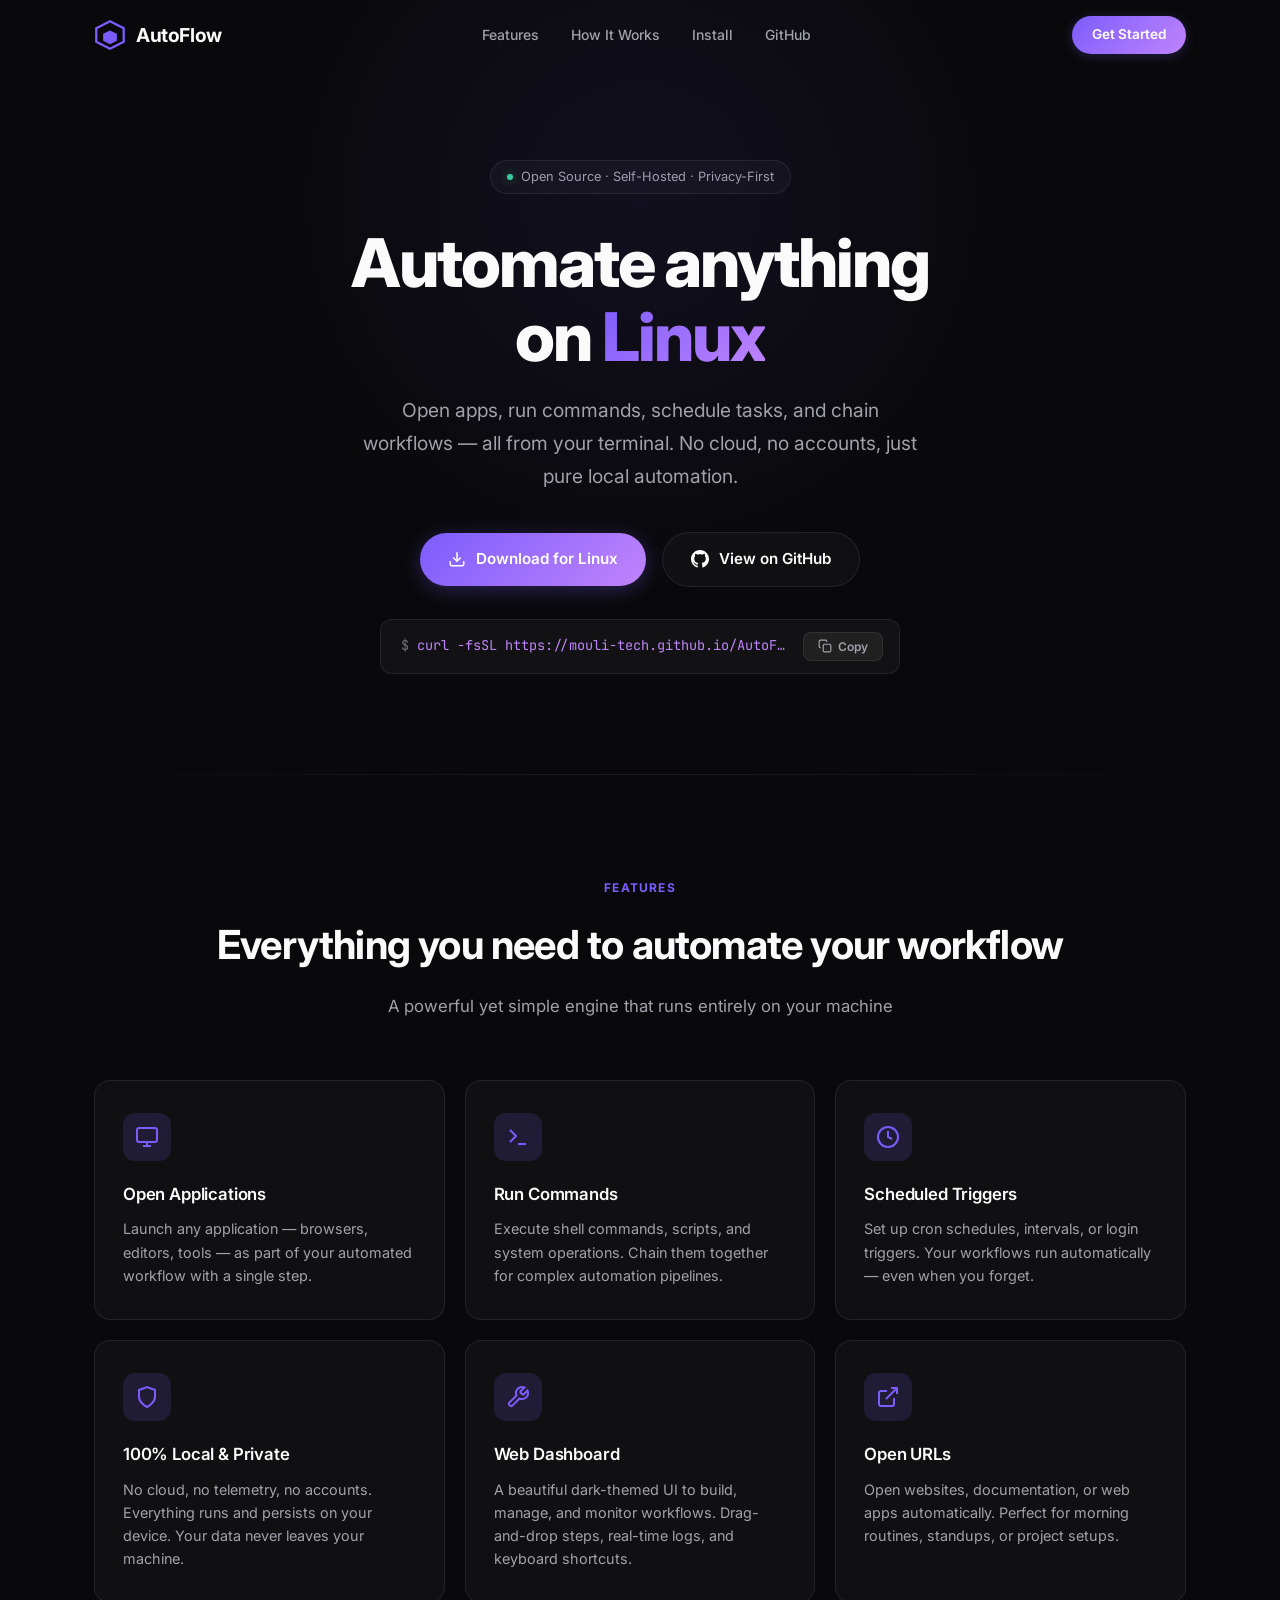
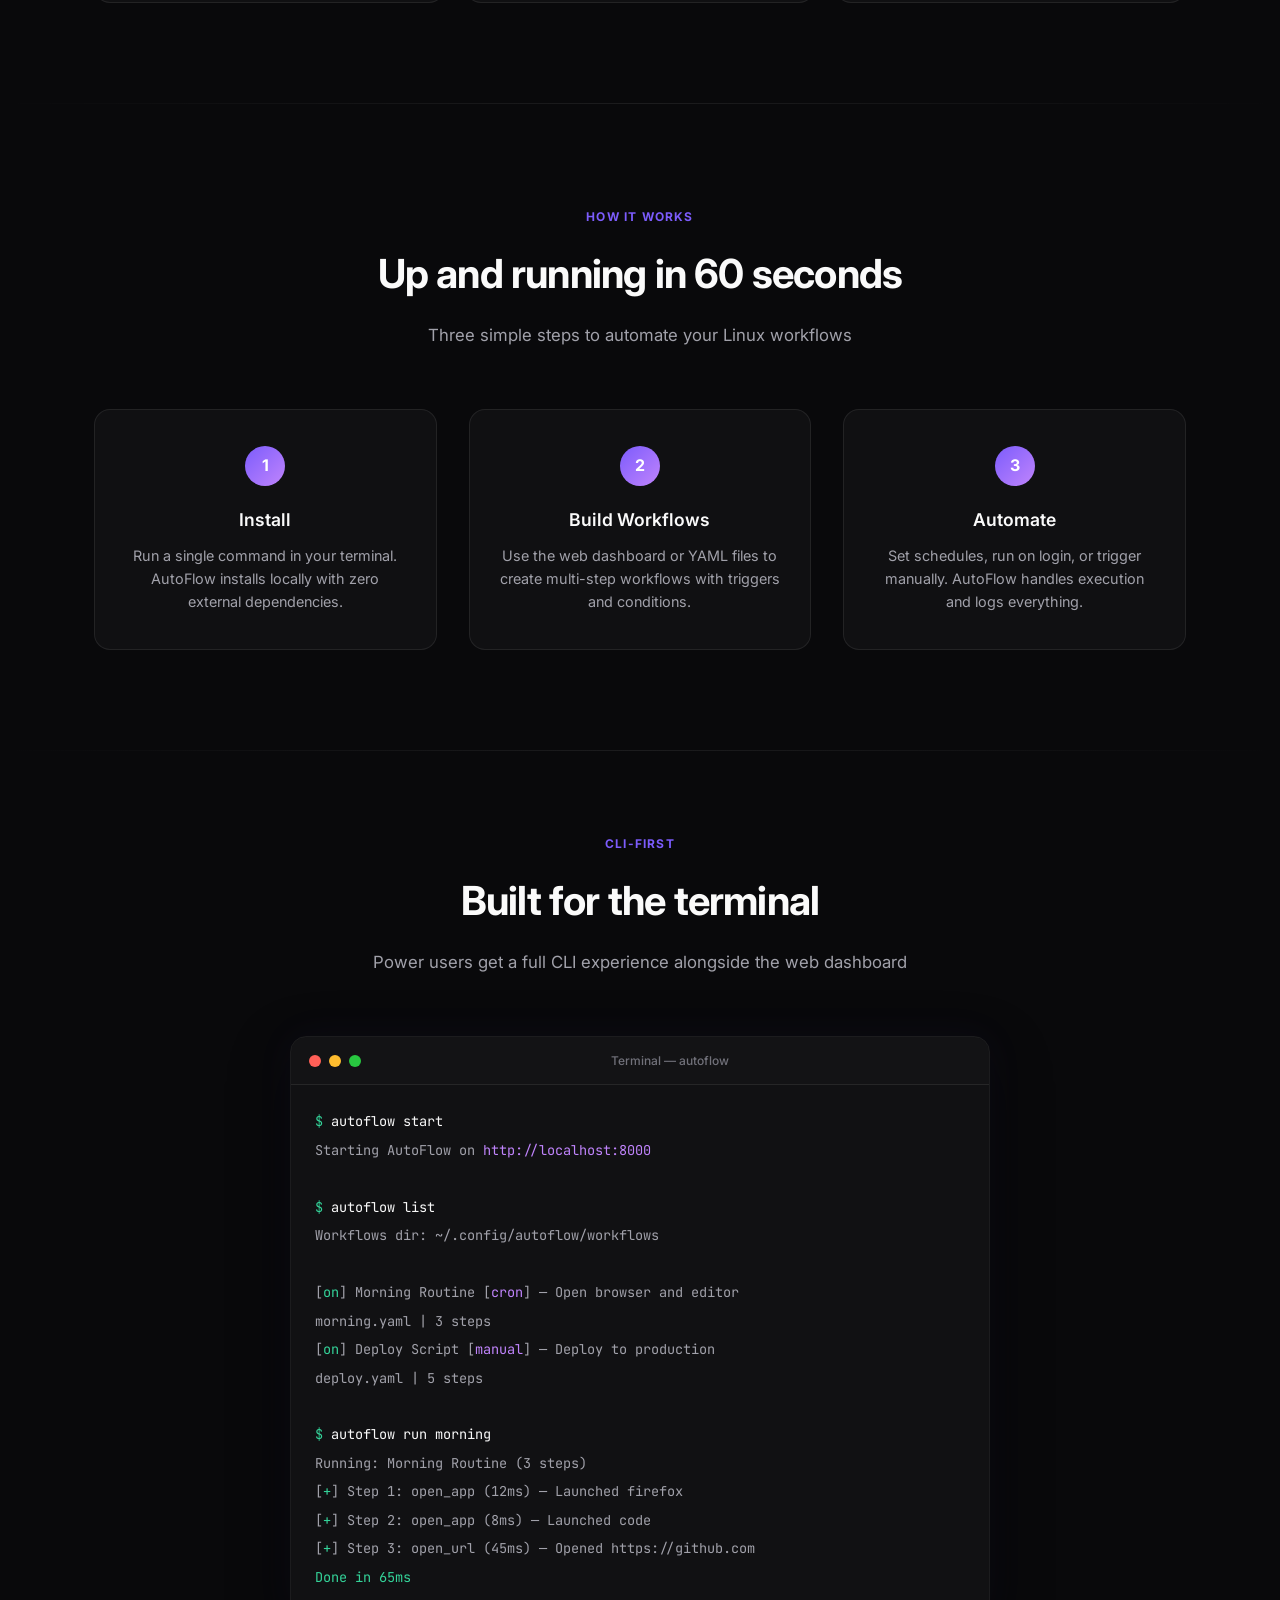
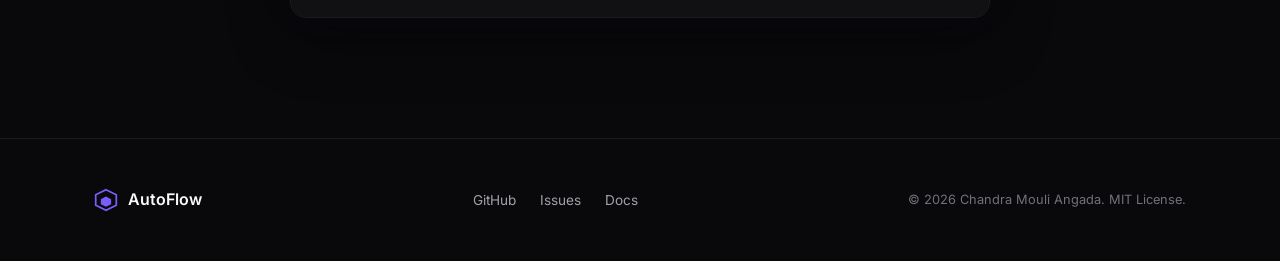
<file: docs/index.html>
<!DOCTYPE html>
<html lang="en">
<head>
    <meta charset="UTF-8">
    <meta name="viewport" content="width=device-width, initial-scale=1.0">
    <title>AutoFlow — Workflow Automation for Linux</title>
    <meta name="description" content="Automate your daily workflows on Linux. Open apps, run commands, schedule tasks — all from your terminal. Self-hosted, privacy-first, zero cloud dependency.">
    <link rel="preconnect" href="https://fonts.googleapis.com">
    <link rel="preconnect" href="https://fonts.gstatic.com" crossorigin>
    <link href="https://fonts.googleapis.com/css2?family=Inter:wght@400;500;600;700;800&family=JetBrains+Mono:wght@400;500&display=swap" rel="stylesheet">
    <link rel="stylesheet" href="style.css">
    <link rel="icon" type="image/svg+xml" href="data:image/svg+xml,<svg xmlns='http://www.w3.org/2000/svg' viewBox='0 0 100 100'><text y='.9em' font-size='90'>⚡</text></svg>">
</head>
<body>

    <!-- Navbar -->
    <nav class="navbar" id="navbar">
        <div class="container">
            <a href="#" class="nav-logo">
                <svg width="28" height="28" viewBox="0 0 28 28" fill="none">
                    <path d="M14 2L26 8V20L14 26L2 20V8L14 2Z" stroke="url(#logo-grad)" stroke-width="2" fill="none"/>
                    <path d="M14 10L20 13V19L14 22L8 19V13L14 10Z" fill="url(#logo-grad)"/>
                    <defs><linearGradient id="logo-grad" x1="2" y1="2" x2="26" y2="26"><stop offset="0%" stop-color="#7c5cfc"/><stop offset="100%" stop-color="#c084fc"/></linearGradient></defs>
                </svg>
                AutoFlow
            </a>
            <ul class="nav-links">
                <li><a href="#features">Features</a></li>
                <li><a href="#how-it-works">How It Works</a></li>
                <li><a href="#install">Install</a></li>
                <li><a href="https://github.com/mouli-tech/AutoFlow" target="_blank">GitHub</a></li>
            </ul>
            <a href="#install" class="nav-cta">Get Started</a>
            <button class="mobile-toggle" id="mobile-toggle" aria-label="Toggle menu">
                <svg width="24" height="24" viewBox="0 0 24 24" fill="none" stroke="currentColor" stroke-width="2"><line x1="3" y1="6" x2="21" y2="6"/><line x1="3" y1="12" x2="21" y2="12"/><line x1="3" y1="18" x2="21" y2="18"/></svg>
            </button>
        </div>
    </nav>

    <!-- Hero -->
    <section class="hero" id="hero">
        <div class="container">
            <div class="hero-badge">
                <span class="dot"></span>
                Open Source · Self-Hosted · Privacy-First
            </div>
            <h1>Automate anything<br>on <span class="gradient-text">Linux</span></h1>
            <p>Open apps, run commands, schedule tasks, and chain workflows — all from your terminal. No cloud, no accounts, just pure local automation.</p>
            <div class="hero-actions">
                <a href="#install" class="btn-primary">
                    <svg width="18" height="18" viewBox="0 0 24 24" fill="none" stroke="currentColor" stroke-width="2"><path d="M21 15v4a2 2 0 01-2 2H5a2 2 0 01-2-2v-4"/><polyline points="7,10 12,15 17,10"/><line x1="12" y1="15" x2="12" y2="3"/></svg>
                    Download for Linux
                </a>
                <a href="https://github.com/mouli-tech/AutoFlow" target="_blank" class="btn-secondary">
                    <svg width="18" height="18" viewBox="0 0 24 24" fill="currentColor"><path d="M12 0c-6.626 0-12 5.373-12 12 0 5.302 3.438 9.8 8.207 11.387.599.111.793-.261.793-.577v-2.234c-3.338.726-4.033-1.416-4.033-1.416-.546-1.387-1.333-1.756-1.333-1.756-1.089-.745.083-.729.083-.729 1.205.084 1.839 1.237 1.839 1.237 1.07 1.834 2.807 1.304 3.492.997.107-.775.418-1.305.762-1.604-2.665-.305-5.467-1.334-5.467-5.931 0-1.311.469-2.381 1.236-3.221-.124-.303-.535-1.524.117-3.176 0 0 1.008-.322 3.301 1.23.957-.266 1.983-.399 3.003-.404 1.02.005 2.047.138 3.006.404 2.291-1.552 3.297-1.23 3.297-1.23.653 1.653.242 2.874.118 3.176.77.84 1.235 1.911 1.235 3.221 0 4.609-2.807 5.624-5.479 5.921.43.372.823 1.102.823 2.222v3.293c0 .319.192.694.801.576 4.765-1.589 8.199-6.086 8.199-11.386 0-6.627-5.373-12-12-12z"/></svg>
                    View on GitHub
                </a>
            </div>
            <div class="install-block" id="install">
                <code><span class="prefix">$ </span>curl -fsSL https://mouli-tech.github.io/AutoFlow/install.sh | bash</code>
                <button class="copy-btn" id="copy-btn" onclick="copyInstallCommand()">
                    <svg width="14" height="14" viewBox="0 0 24 24" fill="none" stroke="currentColor" stroke-width="2"><rect x="9" y="9" width="13" height="13" rx="2"/><path d="M5 15H4a2 2 0 01-2-2V4a2 2 0 012-2h9a2 2 0 012 2v1"/></svg>
                    Copy
                </button>
            </div>
        </div>
    </section>

    <!-- Features -->
    <section class="features" id="features">
        <div class="container">
            <div class="section-header fade-in">
                <span class="section-label">Features</span>
                <h2>Everything you need to automate your workflow</h2>
                <p>A powerful yet simple engine that runs entirely on your machine</p>
            </div>
            <div class="features-grid">
                <div class="feature-card fade-in">
                    <div class="feature-icon">
                        <svg width="24" height="24" viewBox="0 0 24 24" fill="none" stroke="currentColor" stroke-width="2"><rect x="2" y="3" width="20" height="14" rx="2"/><line x1="8" y1="21" x2="16" y2="21"/><line x1="12" y1="17" x2="12" y2="21"/></svg>
                    </div>
                    <h3>Open Applications</h3>
                    <p>Launch any application — browsers, editors, tools — as part of your automated workflow with a single step.</p>
                </div>
                <div class="feature-card fade-in">
                    <div class="feature-icon">
                        <svg width="24" height="24" viewBox="0 0 24 24" fill="none" stroke="currentColor" stroke-width="2"><polyline points="4,17 10,11 4,5"/><line x1="12" y1="19" x2="20" y2="19"/></svg>
                    </div>
                    <h3>Run Commands</h3>
                    <p>Execute shell commands, scripts, and system operations. Chain them together for complex automation pipelines.</p>
                </div>
                <div class="feature-card fade-in">
                    <div class="feature-icon">
                        <svg width="24" height="24" viewBox="0 0 24 24" fill="none" stroke="currentColor" stroke-width="2"><circle cx="12" cy="12" r="10"/><polyline points="12,6 12,12 16,14"/></svg>
                    </div>
                    <h3>Scheduled Triggers</h3>
                    <p>Set up cron schedules, intervals, or login triggers. Your workflows run automatically — even when you forget.</p>
                </div>
                <div class="feature-card fade-in">
                    <div class="feature-icon">
                        <svg width="24" height="24" viewBox="0 0 24 24" fill="none" stroke="currentColor" stroke-width="2"><path d="M12 22s8-4 8-10V5l-8-3-8 3v7c0 6 8 10 8 10z"/></svg>
                    </div>
                    <h3>100% Local & Private</h3>
                    <p>No cloud, no telemetry, no accounts. Everything runs and persists on your device. Your data never leaves your machine.</p>
                </div>
                <div class="feature-card fade-in">
                    <div class="feature-icon">
                        <svg width="24" height="24" viewBox="0 0 24 24" fill="none" stroke="currentColor" stroke-width="2"><path d="M14.7 6.3a1 1 0 000 1.4l1.6 1.6a1 1 0 001.4 0l3.77-3.77a6 6 0 01-7.94 7.94l-6.91 6.91a2.12 2.12 0 01-3-3l6.91-6.91a6 6 0 017.94-7.94l-3.76 3.76z"/></svg>
                    </div>
                    <h3>Web Dashboard</h3>
                    <p>A beautiful dark-themed UI to build, manage, and monitor workflows. Drag-and-drop steps, real-time logs, and keyboard shortcuts.</p>
                </div>
                <div class="feature-card fade-in">
                    <div class="feature-icon">
                        <svg width="24" height="24" viewBox="0 0 24 24" fill="none" stroke="currentColor" stroke-width="2"><path d="M18 13v6a2 2 0 01-2 2H5a2 2 0 01-2-2V8a2 2 0 012-2h6"/><polyline points="15,3 21,3 21,9"/><line x1="10" y1="14" x2="21" y2="3"/></svg>
                    </div>
                    <h3>Open URLs</h3>
                    <p>Open websites, documentation, or web apps automatically. Perfect for morning routines, standups, or project setups.</p>
                </div>
            </div>
        </div>
    </section>

    <!-- How It Works -->
    <section class="how-it-works" id="how-it-works">
        <div class="container">
            <div class="section-header fade-in">
                <span class="section-label">How It Works</span>
                <h2>Up and running in 60 seconds</h2>
                <p>Three simple steps to automate your Linux workflows</p>
            </div>
            <div class="steps-grid">
                <div class="step-card fade-in">
                    <div class="step-number">1</div>
                    <h3>Install</h3>
                    <p>Run a single command in your terminal. AutoFlow installs locally with zero external dependencies.</p>
                </div>
                <div class="step-card fade-in">
                    <div class="step-number">2</div>
                    <h3>Build Workflows</h3>
                    <p>Use the web dashboard or YAML files to create multi-step workflows with triggers and conditions.</p>
                </div>
                <div class="step-card fade-in">
                    <div class="step-number">3</div>
                    <h3>Automate</h3>
                    <p>Set schedules, run on login, or trigger manually. AutoFlow handles execution and logs everything.</p>
                </div>
            </div>
        </div>
    </section>

    <!-- Terminal Preview -->
    <section class="terminal-section" id="terminal-preview">
        <div class="container">
            <div class="section-header fade-in">
                <span class="section-label">CLI-First</span>
                <h2>Built for the terminal</h2>
                <p>Power users get a full CLI experience alongside the web dashboard</p>
            </div>
            <div class="terminal-window fade-in">
                <div class="terminal-header">
                    <span class="terminal-dot red"></span>
                    <span class="terminal-dot yellow"></span>
                    <span class="terminal-dot green"></span>
                    <span class="terminal-title">Terminal — autoflow</span>
                </div>
                <div class="terminal-body" id="terminal-body">
                    <div class="terminal-line"><span class="prompt">$ </span><span class="command">autoflow start</span></div>
                    <div class="terminal-line"><span class="output">Starting AutoFlow on </span><span class="accent">http://localhost:8000</span></div>
                    <div class="terminal-line"><span class="output">&nbsp;</span></div>
                    <div class="terminal-line"><span class="prompt">$ </span><span class="command">autoflow list</span></div>
                    <div class="terminal-line"><span class="output">Workflows dir: ~/.config/autoflow/workflows</span></div>
                    <div class="terminal-line"><span class="output">&nbsp;</span></div>
                    <div class="terminal-line"><span class="output">  [</span><span class="success">on</span><span class="output">] Morning Routine [</span><span class="accent">cron</span><span class="output">] — Open browser and editor</span></div>
                    <div class="terminal-line"><span class="output">        morning.yaml | 3 steps</span></div>
                    <div class="terminal-line"><span class="output">  [</span><span class="success">on</span><span class="output">] Deploy Script [</span><span class="accent">manual</span><span class="output">] — Deploy to production</span></div>
                    <div class="terminal-line"><span class="output">        deploy.yaml | 5 steps</span></div>
                    <div class="terminal-line"><span class="output">&nbsp;</span></div>
                    <div class="terminal-line"><span class="prompt">$ </span><span class="command">autoflow run morning</span></div>
                    <div class="terminal-line"><span class="output">Running: Morning Routine (3 steps)</span></div>
                    <div class="terminal-line"><span class="output">  [</span><span class="success">+</span><span class="output">] Step 1: open_app (12ms) — Launched firefox</span></div>
                    <div class="terminal-line"><span class="output">  [</span><span class="success">+</span><span class="output">] Step 2: open_app (8ms) — Launched code</span></div>
                    <div class="terminal-line"><span class="output">  [</span><span class="success">+</span><span class="output">] Step 3: open_url (45ms) — Opened https://github.com</span></div>
                    <div class="terminal-line"><span class="success">Done in 65ms</span></div>
                </div>
            </div>
        </div>
    </section>

    <!-- Footer -->
    <footer class="footer">
        <div class="container">
            <div class="footer-logo">
                <svg width="28" height="28" viewBox="0 0 28 28" fill="none">
                    <path d="M14 2L26 8V20L14 26L2 20V8L14 2Z" stroke="url(#logo-grad2)" stroke-width="2" fill="none"/>
                    <path d="M14 10L20 13V19L14 22L8 19V13L14 10Z" fill="url(#logo-grad2)"/>
                    <defs><linearGradient id="logo-grad2" x1="2" y1="2" x2="26" y2="26"><stop offset="0%" stop-color="#7c5cfc"/><stop offset="100%" stop-color="#c084fc"/></linearGradient></defs>
                </svg>
                AutoFlow
            </div>
            <ul class="footer-links">
                <li><a href="https://github.com/mouli-tech/AutoFlow" target="_blank">GitHub</a></li>
                <li><a href="https://github.com/mouli-tech/AutoFlow/issues" target="_blank">Issues</a></li>
                <li><a href="https://github.com/mouli-tech/AutoFlow/blob/main/README.md" target="_blank">Docs</a></li>
            </ul>
            <span class="footer-copy">© 2026 Chandra Mouli Angada. MIT License.</span>
        </div>
    </footer>

    <script src="script.js"></script>
</body>
</html>
</file>
<file: docs/style.css>
/* ===== AutoFlow Landing Page Styles ===== */

/* --- Reset & Base --- */
*, *::before, *::after { margin: 0; padding: 0; box-sizing: border-box; }

:root {
    --bg-primary: #09090b;
    --bg-secondary: #111113;
    --bg-card: rgba(255, 255, 255, 0.03);
    --bg-card-hover: rgba(255, 255, 255, 0.06);
    --border: rgba(255, 255, 255, 0.08);
    --border-hover: rgba(255, 255, 255, 0.15);
    --accent: #7c5cfc;
    --accent-secondary: #c084fc;
    --accent-gradient: linear-gradient(135deg, #7c5cfc, #c084fc);
    --accent-glow: rgba(124, 92, 252, 0.15);
    --text-primary: #fafafa;
    --text-secondary: #a1a1aa;
    --text-muted: #71717a;
    --success: #34d399;
    --radius-sm: 8px;
    --radius-md: 12px;
    --radius-lg: 16px;
    --radius-xl: 24px;
    --font: 'Inter', -apple-system, BlinkMacSystemFont, 'Segoe UI', sans-serif;
    --transition: 0.25s cubic-bezier(0.4, 0, 0.2, 1);
}

html {
    scroll-behavior: smooth;
    -webkit-font-smoothing: antialiased;
    -moz-osx-font-smoothing: grayscale;
}

body {
    font-family: var(--font);
    background: var(--bg-primary);
    color: var(--text-primary);
    line-height: 1.6;
    overflow-x: hidden;
}

a { color: inherit; text-decoration: none; }

/* --- Utility --- */
.container {
    max-width: 1140px;
    margin: 0 auto;
    padding: 0 24px;
}

.gradient-text {
    background: var(--accent-gradient);
    -webkit-background-clip: text;
    -webkit-text-fill-color: transparent;
    background-clip: text;
}

/* --- Navbar --- */
.navbar {
    position: fixed;
    top: 0;
    left: 0;
    right: 0;
    z-index: 1000;
    padding: 16px 0;
    transition: all var(--transition);
    background: transparent;
}

.navbar.scrolled {
    background: rgba(9, 9, 11, 0.85);
    backdrop-filter: blur(20px);
    -webkit-backdrop-filter: blur(20px);
    border-bottom: 1px solid var(--border);
    padding: 12px 0;
}

.navbar .container {
    display: flex;
    align-items: center;
    justify-content: space-between;
}

.nav-logo {
    display: flex;
    align-items: center;
    gap: 10px;
    font-size: 1.2rem;
    font-weight: 700;
    letter-spacing: -0.02em;
}

.nav-logo svg {
    width: 32px;
    height: 32px;
}

.nav-links {
    display: flex;
    align-items: center;
    gap: 32px;
    list-style: none;
}

.nav-links a {
    font-size: 0.875rem;
    color: var(--text-secondary);
    transition: color var(--transition);
    font-weight: 500;
}

.nav-links a:hover { color: var(--text-primary); }

.nav-cta {
    padding: 8px 20px;
    background: var(--accent-gradient);
    border-radius: 100px;
    font-size: 0.85rem;
    font-weight: 600;
    color: white !important;
    transition: all var(--transition);
    box-shadow: 0 2px 12px rgba(124, 92, 252, 0.25);
}

.nav-cta:hover {
    box-shadow: 0 4px 20px rgba(124, 92, 252, 0.4);
    transform: translateY(-1px);
}

.mobile-toggle {
    display: none;
    background: none;
    border: none;
    color: var(--text-primary);
    cursor: pointer;
}

/* --- Hero --- */
.hero {
    position: relative;
    padding: 160px 0 100px;
    text-align: center;
    overflow: hidden;
}

.hero::before {
    content: '';
    position: absolute;
    top: -200px;
    left: 50%;
    transform: translateX(-50%);
    width: 800px;
    height: 800px;
    background: radial-gradient(circle, rgba(124, 92, 252, 0.08) 0%, transparent 70%);
    pointer-events: none;
}

.hero-badge {
    display: inline-flex;
    align-items: center;
    gap: 8px;
    padding: 6px 16px;
    background: var(--bg-card);
    border: 1px solid var(--border);
    border-radius: 100px;
    font-size: 0.8rem;
    color: var(--text-secondary);
    margin-bottom: 32px;
    animation: fadeInUp 0.6s ease-out;
}

.hero-badge .dot {
    width: 6px;
    height: 6px;
    border-radius: 50%;
    background: var(--success);
    box-shadow: 0 0 8px rgba(52, 211, 153, 0.5);
}

.hero h1 {
    font-size: clamp(2.5rem, 6vw, 4.2rem);
    font-weight: 800;
    line-height: 1.1;
    letter-spacing: -0.03em;
    margin-bottom: 20px;
    animation: fadeInUp 0.6s ease-out 0.1s both;
}

.hero p {
    font-size: clamp(1rem, 2vw, 1.2rem);
    color: var(--text-secondary);
    max-width: 560px;
    margin: 0 auto 40px;
    line-height: 1.7;
    animation: fadeInUp 0.6s ease-out 0.2s both;
}

.hero-actions {
    display: flex;
    align-items: center;
    justify-content: center;
    gap: 16px;
    flex-wrap: wrap;
    animation: fadeInUp 0.6s ease-out 0.3s both;
}

.btn-primary {
    display: inline-flex;
    align-items: center;
    gap: 10px;
    padding: 14px 28px;
    background: var(--accent-gradient);
    border: none;
    border-radius: 100px;
    color: white;
    font-size: 0.95rem;
    font-weight: 600;
    font-family: var(--font);
    cursor: pointer;
    transition: all var(--transition);
    box-shadow: 0 4px 20px rgba(124, 92, 252, 0.3);
}

.btn-primary:hover {
    box-shadow: 0 6px 30px rgba(124, 92, 252, 0.45);
    transform: translateY(-2px);
}

.btn-secondary {
    display: inline-flex;
    align-items: center;
    gap: 10px;
    padding: 14px 28px;
    background: var(--bg-card);
    border: 1px solid var(--border);
    border-radius: 100px;
    color: var(--text-primary);
    font-size: 0.95rem;
    font-weight: 600;
    font-family: var(--font);
    cursor: pointer;
    transition: all var(--transition);
}

.btn-secondary:hover {
    background: var(--bg-card-hover);
    border-color: var(--border-hover);
    transform: translateY(-2px);
}

/* --- Install Block --- */
.install-block {
    display: flex;
    align-items: center;
    gap: 12px;
    margin: 32px auto 0;
    max-width: 520px;
    padding: 12px 16px 12px 20px;
    background: rgba(255, 255, 255, 0.04);
    border: 1px solid var(--border);
    border-radius: var(--radius-md);
    animation: fadeInUp 0.6s ease-out 0.4s both;
}

.install-block code {
    flex: 1;
    font-family: 'JetBrains Mono', 'Fira Code', 'SF Mono', monospace;
    font-size: 0.85rem;
    color: var(--accent-secondary);
    user-select: all;
    white-space: nowrap;
    overflow: hidden;
    text-overflow: ellipsis;
}

.install-block .prefix {
    color: var(--text-muted);
    user-select: none;
}

.copy-btn {
    display: flex;
    align-items: center;
    gap: 6px;
    padding: 6px 14px;
    background: rgba(255, 255, 255, 0.06);
    border: 1px solid var(--border);
    border-radius: var(--radius-sm);
    color: var(--text-secondary);
    font-size: 0.75rem;
    font-weight: 600;
    font-family: var(--font);
    cursor: pointer;
    transition: all var(--transition);
    white-space: nowrap;
}

.copy-btn:hover {
    background: rgba(255, 255, 255, 0.1);
    color: var(--text-primary);
}

.copy-btn.copied {
    color: var(--success);
    border-color: rgba(52, 211, 153, 0.3);
}

/* --- Features --- */
.features {
    padding: 100px 0;
    position: relative;
}

.features::before {
    content: '';
    position: absolute;
    top: 0;
    left: 0;
    right: 0;
    height: 1px;
    background: linear-gradient(90deg, transparent, var(--border), transparent);
}

.section-header {
    text-align: center;
    margin-bottom: 60px;
}

.section-label {
    display: inline-block;
    font-size: 0.75rem;
    font-weight: 700;
    text-transform: uppercase;
    letter-spacing: 0.1em;
    color: var(--accent);
    margin-bottom: 16px;
}

.section-header h2 {
    font-size: clamp(1.8rem, 4vw, 2.5rem);
    font-weight: 700;
    letter-spacing: -0.02em;
    margin-bottom: 16px;
}

.section-header p {
    font-size: 1.05rem;
    color: var(--text-secondary);
    max-width: 540px;
    margin: 0 auto;
}

.features-grid {
    display: grid;
    grid-template-columns: repeat(3, 1fr);
    gap: 20px;
}

.feature-card {
    padding: 32px 28px;
    background: var(--bg-card);
    border: 1px solid var(--border);
    border-radius: var(--radius-lg);
    transition: all var(--transition);
}

.feature-card:hover {
    background: var(--bg-card-hover);
    border-color: rgba(124, 92, 252, 0.2);
    transform: translateY(-4px);
    box-shadow: 0 8px 24px rgba(124, 92, 252, 0.08);
}

.feature-icon {
    width: 48px;
    height: 48px;
    display: flex;
    align-items: center;
    justify-content: center;
    background: var(--accent-glow);
    border-radius: var(--radius-md);
    margin-bottom: 20px;
    color: var(--accent);
}

.feature-card h3 {
    font-size: 1.05rem;
    font-weight: 600;
    margin-bottom: 10px;
    letter-spacing: -0.01em;
}

.feature-card p {
    font-size: 0.9rem;
    color: var(--text-secondary);
    line-height: 1.6;
}

/* --- How It Works --- */
.how-it-works {
    padding: 100px 0;
    position: relative;
}

.how-it-works::before {
    content: '';
    position: absolute;
    top: 0;
    left: 0;
    right: 0;
    height: 1px;
    background: linear-gradient(90deg, transparent, var(--border), transparent);
}

.steps-grid {
    display: grid;
    grid-template-columns: repeat(3, 1fr);
    gap: 32px;
    counter-reset: step;
}

.step-card {
    position: relative;
    padding: 36px 28px;
    background: var(--bg-card);
    border: 1px solid var(--border);
    border-radius: var(--radius-lg);
    text-align: center;
}

.step-number {
    display: inline-flex;
    align-items: center;
    justify-content: center;
    width: 40px;
    height: 40px;
    background: var(--accent-gradient);
    border-radius: 50%;
    font-size: 1rem;
    font-weight: 700;
    color: white;
    margin-bottom: 20px;
}

.step-card h3 {
    font-size: 1.1rem;
    font-weight: 600;
    margin-bottom: 10px;
}

.step-card p {
    font-size: 0.9rem;
    color: var(--text-secondary);
    line-height: 1.6;
}

/* --- Terminal Preview --- */
.terminal-section {
    padding: 80px 0 120px;
    position: relative;
}

.terminal-section::before {
    content: '';
    position: absolute;
    top: 0;
    left: 0;
    right: 0;
    height: 1px;
    background: linear-gradient(90deg, transparent, var(--border), transparent);
}

.terminal-window {
    max-width: 700px;
    margin: 0 auto;
    border-radius: var(--radius-lg);
    overflow: hidden;
    border: 1px solid var(--border);
    box-shadow: 0 20px 60px rgba(0, 0, 0, 0.4), 0 0 40px rgba(124, 92, 252, 0.05);
}

.terminal-header {
    display: flex;
    align-items: center;
    gap: 8px;
    padding: 14px 18px;
    background: rgba(255, 255, 255, 0.04);
    border-bottom: 1px solid var(--border);
}

.terminal-dot {
    width: 12px;
    height: 12px;
    border-radius: 50%;
}

.terminal-dot.red { background: #ff5f57; }
.terminal-dot.yellow { background: #febc2e; }
.terminal-dot.green { background: #28c840; }

.terminal-title {
    flex: 1;
    text-align: center;
    font-size: 0.75rem;
    color: var(--text-muted);
    font-weight: 500;
}

.terminal-body {
    padding: 24px;
    background: var(--bg-secondary);
    font-family: 'JetBrains Mono', 'Fira Code', 'SF Mono', monospace;
    font-size: 0.85rem;
    line-height: 1.8;
    min-height: 200px;
}

.terminal-line { margin-bottom: 4px; }
.terminal-line .prompt { color: var(--success); }
.terminal-line .command { color: var(--text-primary); }
.terminal-line .output { color: var(--text-secondary); }
.terminal-line .success { color: var(--success); }
.terminal-line .accent { color: var(--accent-secondary); }

/* --- Footer --- */
.footer {
    padding: 48px 0;
    border-top: 1px solid var(--border);
}

.footer .container {
    display: flex;
    align-items: center;
    justify-content: space-between;
    flex-wrap: wrap;
    gap: 20px;
}

.footer-logo {
    display: flex;
    align-items: center;
    gap: 10px;
    font-weight: 600;
    font-size: 1rem;
}

.footer-logo svg { width: 24px; height: 24px; }

.footer-links {
    display: flex;
    gap: 24px;
    list-style: none;
}

.footer-links a {
    font-size: 0.85rem;
    color: var(--text-secondary);
    transition: color var(--transition);
}

.footer-links a:hover { color: var(--text-primary); }

.footer-copy {
    font-size: 0.8rem;
    color: var(--text-muted);
}

/* --- Animations --- */
@keyframes fadeInUp {
    from { opacity: 0; transform: translateY(20px); }
    to { opacity: 1; transform: translateY(0); }
}

.fade-in {
    opacity: 0;
    transform: translateY(24px);
    transition: opacity 0.6s ease-out, transform 0.6s ease-out;
}

.fade-in.visible {
    opacity: 1;
    transform: translateY(0);
}

/* --- Responsive --- */
@media (max-width: 768px) {
    .nav-links { display: none; }
    .mobile-toggle { display: block; }

    .hero { padding: 120px 0 60px; }

    .features-grid, .steps-grid {
        grid-template-columns: 1fr;
        gap: 16px;
    }

    .install-block {
        flex-direction: column;
        text-align: center;
    }

    .install-block code {
        white-space: normal;
        word-break: break-all;
    }

    .footer .container {
        flex-direction: column;
        text-align: center;
    }
}

@media (max-width: 1024px) and (min-width: 769px) {
    .features-grid { grid-template-columns: repeat(2, 1fr); }
}
</file>
